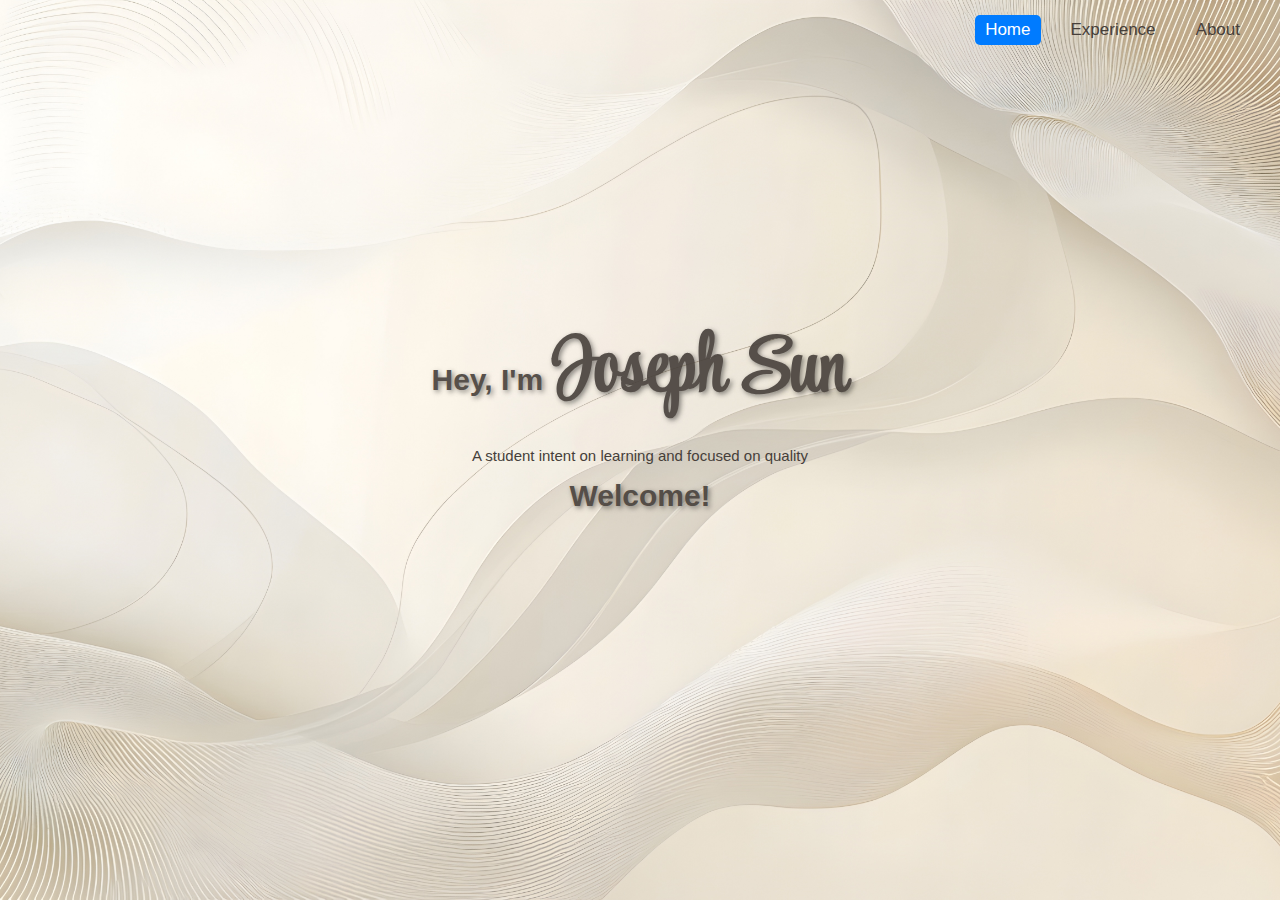
<file: index.html>
<!DOCTYPE html>
<html lang="en">
<head>
    <meta charset="UTF-8">
    <meta name="viewport" content="width=device-width, initial-scale=1.0">
    <title>Home - Joseph Sun</title>
    <!-- Google Fonts Links -->
    <link href="https://fonts.googleapis.com/css2?family=Allura&family=Style+Script&display=swap" rel="stylesheet">

    <link rel="stylesheet" href="editing.css">
</head>

<body class="home-screen">
    <div class="tabs">
        <div class="tab-links">
            <a href="home.html" class="active">Home</a>
            <a href="experience.html">Experience</a>
            <a href="about.html">About</a>

        </div>
    </div>
    <div class="IntroductionSection">
        <p class = "intro">
            Hey, I'm <span class="signature"><strong>Joseph Sun</strong></span>
        </p>
        <p class="smallText">
            A student intent on learning and focused on quality
        </p>
        <p class = "intro">
            Welcome!
        </p>
        
    </div>
</body>
</html>
</file>
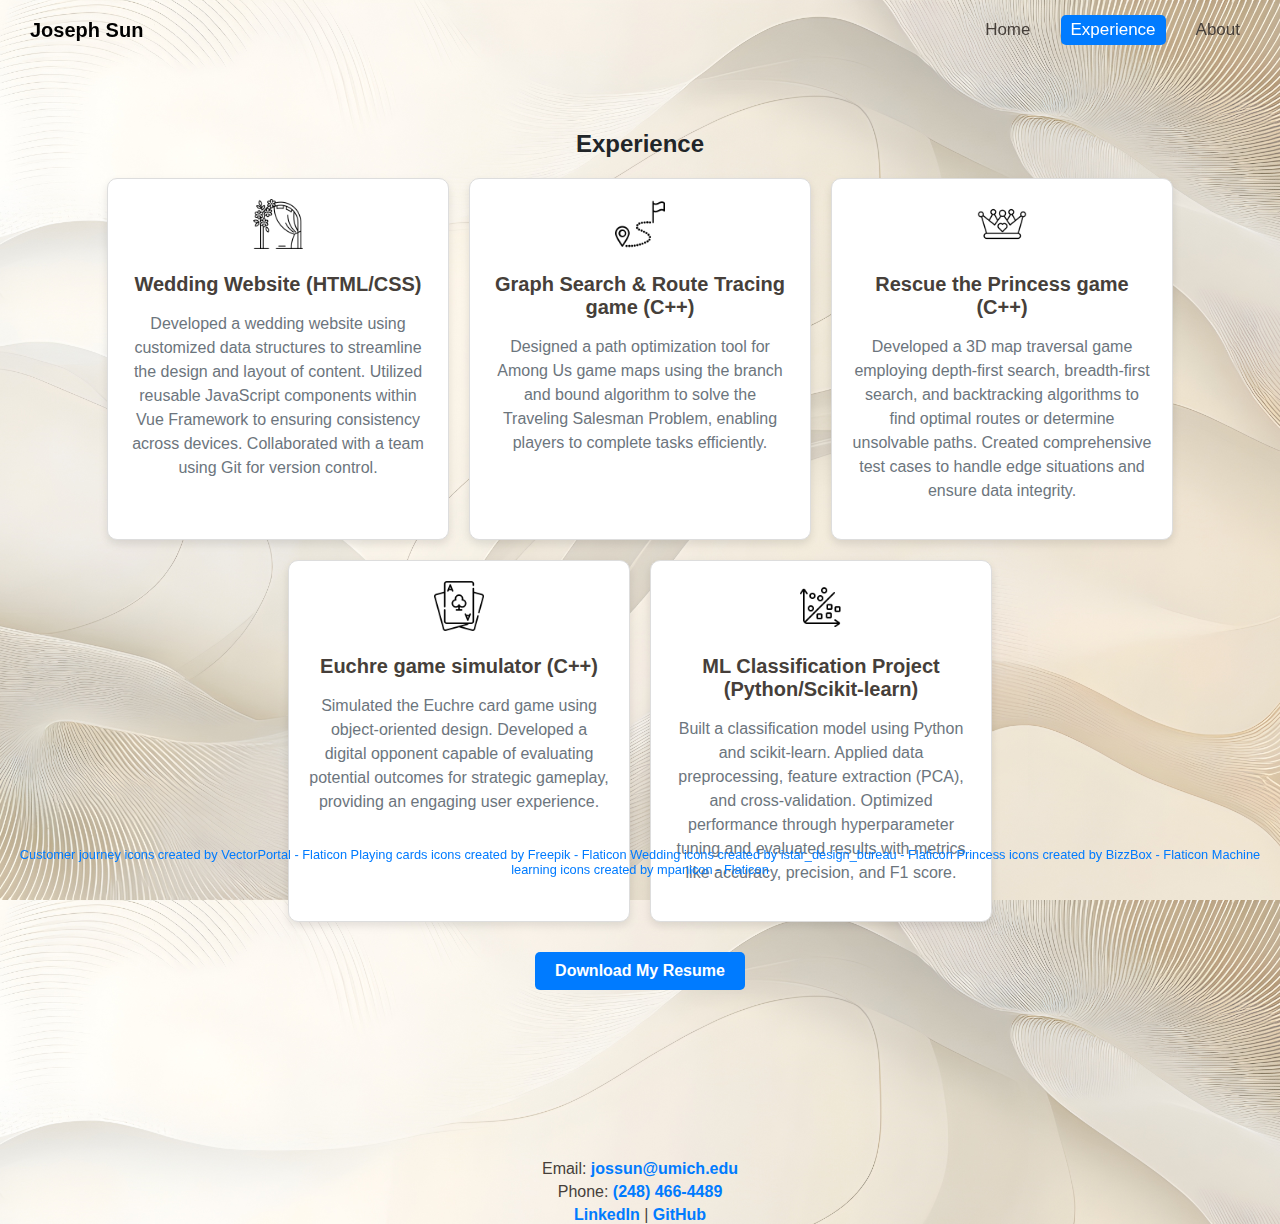
<file: experience.html>
<!DOCTYPE html>
<html lang="en">
<head>
    <meta charset="UTF-8">
    <meta name="viewport" content="width=device-width, initial-scale=1.0">
    <title>Experience - Joseph Sun</title>
    <link href="https://fonts.googleapis.com/css2?family=Montserrat&display=swap" rel="stylesheet">
    <link rel="preconnect" href="https://fonts.googleapis.com">
    <link rel="preconnect" href="https://fonts.gstatic.com" crossorigin>
    <link href="https://fonts.googleapis.com/css2?family=Style+Script&display=swap" rel="stylesheet">
    <link rel="stylesheet" href="editing.css">
</head>
<body>
    <div class="tabs">
        <div class="logo">Joseph Sun</div>
        <div class="tab-links">
            <a href="index.html">Home</a>
            <a href="experience.html" class="active">Experience</a>
            <a href="about.html">About</a>

        </div>
    </div>
    <div class="experience-section">
        <h2>Experience</h2>
        <div class="card-container">
            <!-- Card 1 -->
            <div class="card">
                <div class="card-icon">
                    <img src="assets/Icons/weddingArch.png" alt="Wedding website icon">
                </div>
                <h3 class="card-title">Wedding Website (HTML/CSS)</h3>
                <p class="card-description">Developed a wedding website using customized data structures to streamline the design and layout of content. Utilized reusable JavaScript components within Vue Framework to ensuring consistency across devices. Collaborated with a team using Git for version control.

                </p>
            </div>
            <!-- Card 2 -->
            <div class="card">
                <div class="card-icon">
                    <img src="assets/Icons/searchPath.png" alt="Path search icon">
                </div>
                <h3 class="card-title">Graph Search & Route Tracing game             (C++)</h3>
                <p class="card-description">Designed a path optimization tool for Among Us game maps using the branch and bound algorithm to solve the Traveling Salesman Problem, enabling players to complete tasks efficiently.</p>
            </div>
            <!-- Card 3 -->
            <div class="card"> 
                <div class="card-icon"> 
                    <img src="assets/Icons/crown.png" alt="Rescue the Princess game">
                </div>
                <h3 class="card-title">Rescue the Princess game  (C++)</h3>
                <p class="card-description">Developed a 3D map traversal game employing depth-first search, breadth-first search, and backtracking algorithms to find optimal routes or determine unsolvable paths. Created comprehensive test cases to handle edge situations and ensure data integrity.</p>
            </div>
            <!-- Card 4 -->
            <div class="card">
                <div class="card-icon">
                    <img src="assets/Icons/playing-cards.png" alt="Euchre icon">
                </div>
                <h3 class="card-title">Euchre game simulator    (C++)</h3>
                <p class="card-description">Simulated the Euchre card game using object-oriented design. Developed a digital opponent capable of evaluating potential outcomes for strategic gameplay, providing an engaging user experience.</p>
            </div>
            <!-- New Machine Learning Classification Project Card -->
            <div class="card new-ml-card" style="grid-column: 2;">
                <div class="card-icon">
                    <img src="assets/Icons/MLIcon.png" alt="Machine Learning icon">
                </div>
                <h3 class="card-title">ML Classification Project (Python/Scikit-learn)</h3>
                <p class="card-description">
                    Built a classification model using Python and scikit-learn. Applied data preprocessing, feature extraction (PCA), and cross-validation. Optimized performance through hyperparameter tuning and evaluated results with metrics like accuracy, precision, and F1 score.
                </p>
            </div>
        </div>
        <div class="resume-download">
            <a href="assets/Joseph_Sun_Resume_SWE.docx.pdf" download="Joseph_Sun_Resume.pdf" class="download-button">Download My Resume</a>
        </div>
        <div class="contact-info">
            <p>Email: <a href="mailto:jossun@umich.edu">jossun@umich.edu</a></p>
            <p>Phone: <a href="tel:+1234567890">(248) 466-4489</a></p>
            <p>
                <a href="https://www.linkedin.com/in/sunjoseph/" target="_blank">LinkedIn</a> |
                <a href="https://github.com/Jojopl0" target="_blank">GitHub</a>
            </p>
        </div>
    </div>
    <footer>
        <p>
            <a href="https://www.flaticon.com/free-icons/customer-journey" title="customer journey icons">
                Customer journey icons created by VectorPortal - Flaticon
            </a>
            <a href="https://www.flaticon.com/free-icons/playing-cards" title="playing cards icons">Playing cards icons created by Freepik - Flaticon</a>
            <a href="https://www.flaticon.com/free-icons/wedding" title="wedding icons">Wedding icons created by istar_design_bureau - Flaticon</a>
            <a href="https://www.flaticon.com/free-icons/princess" title="princess icons">Princess icons created by BizzBox - Flaticon</a>
            <a href="https://www.flaticon.com/free-icons/machine-learning" title="machine learning icons">Machine learning icons created by mpanicon - Flaticon</a>
        </p>
    </footer>
</body>
</html>
</file>
<file: editing.css>
/* General font settings for Montserrat */
body {
    margin: 0;
    padding: 0;
    font-family: Tahoma, sans-serif;
    background-color: #ECDFCF;
    background-image: url(assets/img/backgroundForWeb.jpeg);
    background-size: cover; /* Ensures the entire image fits */
    background-position: center;
    background-repeat:repeat-y;
    height: 100vh; /* Makes sure the height is 100% of the viewport height */
    margin: 0;
}



/* Prevent scrolling for the entire page */
body.no-scroll {
    overflow: hidden;
}



/*For Home*/
/* Style for the 'bigImage' container */
.IntroductionSection {
    position: relative; /* This helps in positioning child elements absolutely inside */
    display: flex;
    flex-direction: column;
    justify-content: center;
    align-items: center;
    text-align: center;
    transform: translateY(250px);
}

/* Styling for the intro paragraph */
.intro {
    font-size: 30px; /* Adjust size based on preference */
    color: #463f3a; /* Ensure visibility on dark backgrounds */
    font-weight: bold;
    margin: 0;
    z-index: 2; /* Ensure it appears above the background */
    opacity: 0.9; /* Optional: add slight transparency */
}

.smallText {
    font-size: 15px; /* Adjust size based on preference */
    color: #463f3a;
    font-family: Tahoma, sans-serif;
}

.style-script-regular {
    font-family: "Style Script", cursive;
    font-weight: 400;
    font-style: normal;
  }

  .allura-regular {
    font-family: "Allura", serif;
    font-weight: 400;
    font-style: normal;
  }

/* Styling for the signature */
.signature {
    font-family: 'Style Script', cursive; /* Exact name match from Google Fonts */
    font-size: 80px;
    margin-top: 20px;
    z-index: 2;
}


/* Optional: Add a slight shadow to make the text pop against the background */
.intro, .underintro, .signature {
    text-shadow: 2px 2px 5px rgba(0, 0, 0, 0.5); /* Shadow effect */
}



.tabs {
    font-family: Tahoma, sans-serif;
    display: flex; /* Create a horizontal layout */
    align-items: center; /* Vertically center items */
    padding: 15px 30px; /* Add padding */
    position: sticky; /* Keep it fixed at the top */
    top: 0;
    width: 100%; /* Ensure it stretches across the viewport */
    max-width: 100%; /* Prevent overflow */
    box-sizing: border-box; /* Include padding in total width */
    z-index: 1000; /* Ensure it stays on top of other elements */
}

body.home-screen .tabs {
    justify-content: flex-end; /* Align the tabs to the right */
}

/* Specific styles for the tabs on other pages */
body:not(.home-screen) .tabs {
    justify-content: space-between; /* Space items evenly, logo on the left and tabs on the right */
}

.tabs .logo {
    font-size: 20px; /* Size of the name/logo */
    color: black; /* Logo text color */
    font-weight: bold;
    flex-shrink: 0; /* Prevent the logo from shrinking */
}

.tabs .tab-links {
    display: flex; /* Align links horizontally */
    gap: 20px; /* Space between links */
    flex-shrink: 1; /* Allow links to shrink if necessary */
}

.tab-links a {
    color: #463f3a; /* Text color */
    text-decoration: none; /* Remove underline */
    font-size: 17px; /* Font size for links */
    padding: 5px 10px; /* Add padding inside the links */
    white-space: nowrap; /* Prevent links from wrapping */
}

.tab-links a:hover {
    background-color: #4CAF50; /* Green background on hover */
    color: white;
    border-radius: 5px; /* Rounded corners */
}

.tab-links a.active {
    background-color: #007BFF; /* Blue background for active tab */
    color: white;
    border-radius: 5px;
}


/*For About section*/
.about {
    padding-top: 30px;
    text-align: center;
}

.about h2 {
    text-align: center; /* Centers text horizontally */
    margin: 0 auto; /* Ensures no extra margins on the sides */
    display: block; /* Makes sure it's treated as a block element */
    padding: 20px; /* Optional: Add some space around the text */
}

.joPic {
    width: 50%; /* Adjust to a percentage or pixel value */
    height: auto; /* Maintain aspect ratio */
    margin: 0 auto; /* Center the image horizontally */
    display: block; /* Ensure proper centering */
    border-radius: 15px;
}

.michiganLogon {
    max-width: 50%; /* Scale images to fit their container */
    height: auto; /* Maintain aspect ratio */
}


.contentsection {
    display: flex; /* Enable flexbox for layout */
    flex-direction: column; /* Stack the elements vertically */
    justify-content: center; /* Center elements vertically */
    align-items: center; /* Center elements horizontally */
    text-align: center; /* Ensure text is centered */
    margin: 0 auto; /* Center horizontally within the parent */
    width: 100%; /* Optional: Adjust width if needed */
    padding: 25px; /* Optional: Add some spacing */
}

.content-section {
    display: flex;
    justify-content: space-between; /* Separate text and image sections */
    align-items: center;
    padding: 25px 10%; /* Ensure consistent padding */
}

.text-section {
    width: 50%;
    padding-right: 20px;
}



.image-section {
    width: 50%; /* Ensure it takes up half the width */
    display: flex;
    transform: translateX(50px);
    justify-content:center; /* Center the images horizontally */
    flex-wrap:nowrap; /* Allow images to wrap to the next line if needed */
    gap: 10px; /* Space between images */
}

.image-section img {
    max-width: 35%; /* Scale images to fit within the container without overlapping */
    height: auto; /* Maintain aspect ratio */
    border: 3px solid #ddd; /* Optional: Add borders */
    border-radius: 10px; /* Optional: Rounded corners */
    object-fit: contain; /* Prevent image distortion */
}


.image-section-horizontal {
    width: 50%; /* Same width as the vertical section */
    display: flex;
    transform: translateX(50px);
    justify-content: space-between; /* Spread images evenly */
    align-items: center; /* Align images vertically */
    flex-wrap: nowrap; /* Keep images on the same row */
    gap: 15px; /* Space between images */
}

.image-section-horizontal img {
    max-width: 35%; /* Allow three images to fit in a single row (adjust as needed) */
    height: auto; /* Maintain aspect ratio */
    object-fit: cover; /* Fill the space without distortion */
}




/* General styles for the experience section */
.experience-section {
    text-align: center;
    padding: 50px 20px;
    color: #212529; /* Dark text color */
}

/* Container for the cards */
.card-container {
    display: flex;
    flex-wrap: wrap; /* Wrap cards if they overflow */
    justify-content: center; /* Center the cards */
    grid-template-columns: repeat(4, 1fr);
    gap: 20px; /* Space between the cards */
}

/* Individual card styles */
.card {
    background-color: #ffffff; /* White background */
    border: 1px solid #ddd; /* Light border */
    border-radius: 10px; /* Rounded corners */
    width: 300px; /* Fixed width for the card */
    box-shadow: 0 4px 8px rgba(0, 0, 0, 0.1); /* Subtle shadow for depth */
    padding: 20px;
    text-align: center;
    transition: transform 0.2s, box-shadow 0.2s; /* Animation for hover */
}

/* Hover effect for cards */
.card:hover {
    transform: translateY(-5px); /* Move slightly up */
    box-shadow: 0 8px 16px rgba(0, 0, 0, 0.2); /* Stronger shadow */
}

/* Card icon styles */
.card-icon img {
    width: 50px; /* Size of the icon */
    height: 50px;
    margin-bottom: 10px; /* Space between icon and title */
}

/* Card title */
.card-title {
    font-size: 20px;
    font-weight: bold;
    color: #463f3a; /* Custom color */
    margin: 10px 0; /* Space around the title */
}

/* Card description */
.card-description {
    font-size: 16px;
    color: #6c757d; /* Subtle gray text */
    line-height: 1.5; /* Better readability */
}

footer {
    position: fixed; /* Fix the footer to a specific position */
    bottom: 0; /* Place it at the bottom of the viewport */
    left: 0; /* Align it to the left edge */
    width: 100%; /* Make it span the entire width of the page */
    text-align: center; /* Center the text inside the footer */
    padding: 10px 0; /* Adjust padding to fit visually */
    font-size: 0.8em; /* Smaller font size */
}

footer a {
    color: #007BFF;
    text-decoration: none;
}

footer a:hover {
    text-decoration: underline;
}


.resume-download {
    text-align: center; /* Center the button below the cards */
    margin-top: 30px; /* Add some space between the cards and the button */
}

.download-button {
    display: inline-block;
    padding: 10px 20px;
    font-size: 16px;
    font-weight: bold;
    color: #fff; /* White text */
    background-color: #007BFF; /* Blue background */
    border: none;
    border-radius: 5px; /* Rounded corners */
    text-decoration: none; /* Remove underline */
    cursor: pointer;
    transition: background-color 0.3s ease, transform 0.2s ease;
}

.download-button:hover {
    background-color: #0056b3; /* Darker blue on hover */
    transform: scale(1.05); /* Slightly enlarge button on hover */
}

.download-button:active {
    transform: scale(1); /* Reset size when clicked */
}

.contact-info {
    text-align: center; /* Center align the text */
    transform: translateY(150px);
    margin-top: 20px; /* Add some space above the contact section */
    font-size: 16px; /* Adjust font size for readability */
    color: #463f3a; /* Match the rest of the website's color theme */
}

.contact-info p {
    margin: 5px 0; /* Add spacing between lines */
}

.contact-info a {
    color: #007BFF; /* Blue color for links */
    text-decoration: none; /* Remove underline for links */
    font-weight: bold; /* Make the links bold */
    transition: color 0.3s; /* Add smooth hover effect */
}

.contact-info a:hover {
    color: #0056b3; /* Darker blue on hover */
    text-decoration: underline; /* Add underline on hover */
}
</file>
